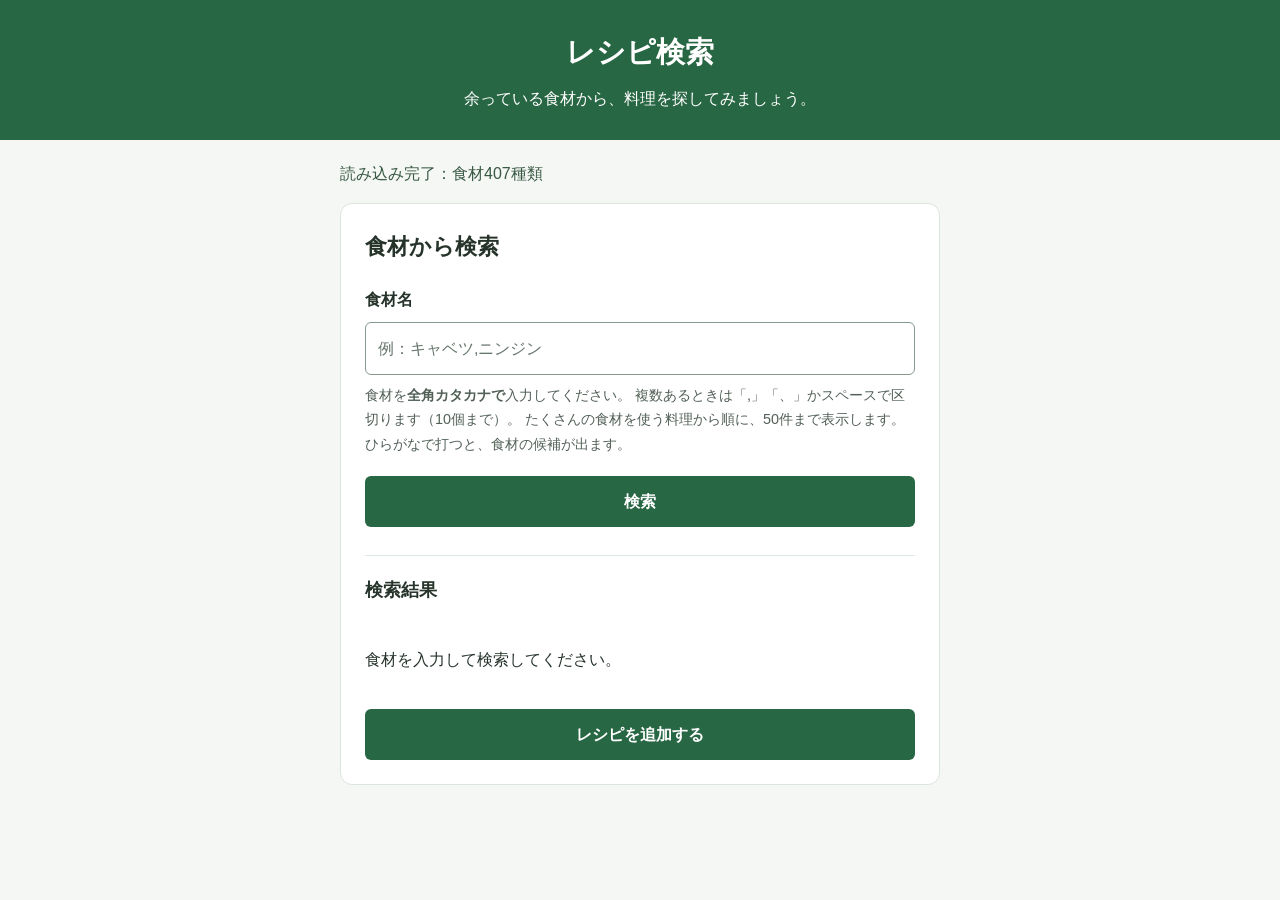
<file: index.html>
<!DOCTYPE html>
<html lang="ja">
<head>
    <meta charset="UTF-8">
    <meta name="viewport" content="width=device-width, initial-scale=1.0">

    <title>レシピ検索</title>

    <link rel="stylesheet" href="./css/style.css">
    <script type="module" src="./js/main.js"></script>
</head>

<body>
    <header>
        <h1>レシピ検索</h1>
        <p>余っている食材から、料理を探してみましょう。</p>
    </header>

    <main>
        <!-- 読み込み状況や処理結果 -->
        <p id="status-message" role="status" aria-live="polite">
            レシピデータを読み込んでいます。
        </p>

        <!-- エラーメッセージ -->
        <p id="error-message" role="alert" hidden></p>

        <!-- 検索画面 -->
        <section id="search-screen" aria-labelledby="search-heading">
            <h2 id="search-heading">食材から検索</h2>

            <form id="search-form">
                <div class="form-group">
                    <label for="search-ingredient">食材名</label>

                    <!-- 候補を検索欄のすぐ下に重ねるための入れ物 -->
                    <div class="combobox">
                        <input
                            type="text"
                            id="search-ingredient"
                            name="ingredient"
                            placeholder="例：キャベツ,ニンジン"
                            role="combobox"
                            aria-autocomplete="list"
                            aria-expanded="false"
                            aria-controls="search-suggestions"
                            aria-describedby="search-help"
                            autocomplete="off"
                            required
                            disabled
                        >

                        <!-- 入力候補：JavaScriptで li 要素を追加する -->
                        <ul
                            id="search-suggestions"
                            role="listbox"
                            aria-label="食材の候補"
                            hidden
                        ></ul>
                    </div>

                    <!-- 候補の件数を読み上げるための領域（画面には出さない） -->
                    <p
                        id="suggestions-status"
                        class="visually-hidden"
                        role="status"
                        aria-live="polite"
                    ></p>

                    <p id="search-help">
                        食材を<strong>全角カタカナで</strong>入力してください。
                        複数あるときは「,」「、」かスペースで区切ります（10個まで）。
                        たくさんの食材を使う料理から順に、50件まで表示します。
                        ひらがなで打つと、食材の候補が出ます。
                    </p>
                </div>

                <button type="submit" id="search-button" disabled>
                    検索
                </button>
            </form>

            <section
                id="search-results"
                aria-labelledby="results-heading"
                aria-live="polite"
            >
                <h3 id="results-heading">検索結果</h3>

                <p id="result-message">
                    食材を入力して検索してください。
                </p>

                <!-- JavaScriptで料理名のli要素を追加する -->
                <ul id="recipe-list"></ul>
            </section>

            <button type="button" id="open-add-button" disabled>
                レシピを追加する
            </button>
        </section>

        <!-- 追加画面：最初は非表示 -->
        <section
            id="add-screen"
            aria-labelledby="add-heading"
            hidden
        >
            <h2 id="add-heading">レシピ追加</h2>

            <form id="add-form">
                <div class="form-group">
                    <label for="recipe-name">料理名</label>

                    <input
                        type="text"
                        id="recipe-name"
                        name="recipeName"
                        placeholder="例：肉じゃが"
                        aria-describedby="recipe-name-help"
                        required
                    >

                    <p id="recipe-name-help">
                        料理名には半角カンマを入れないでください。
                    </p>
                </div>

                <div class="form-group">
                    <label for="ingredient-names">材料名</label>

                    <input
                        type="text"
                        id="ingredient-names"
                        name="ingredientNames"
                        placeholder="例：ジャガイモ,タマネギ,ニンジン"
                        aria-describedby="ingredients-help"
                        autocomplete="off"
                        required
                    >

                    <p id="ingredients-help">
                        材料は全角カタカナで入力し、
                        複数ある場合は半角カンマ「,」で区切ってください。
                    </p>
                </div>

                <p>
                    追加したデータは、この端末のブラウザーに保存します。
                    他の端末とは自動共有されません。
                </p>

                <div class="button-group">
                    <button type="submit" id="confirm-add-button">
                        確定
                    </button>

                    <button type="button" id="back-button">
                        戻る
                    </button>
                </div>
            </form>
        </section>

        <noscript>
            <p>
                このアプリを使うには、
                ブラウザーのJavaScriptを有効にしてください。
            </p>
        </noscript>
    </main>
</body>
</html>
</file>
<file: css/style.css>
@charset "UTF-8";/* すべての部品で、余白や枠線を幅に含める */
* {
    box-sizing: border-box;
}

/* HTMLでhiddenが付いている要素は非表示 */
[hidden] {
    display: none !important;
}

/* ページ全体 */
body {
    margin: 0;
    background-color: #f4f7f4;
    color: #25332a;
    font-family:
        "Noto Sans JP",
        "Yu Gothic",
        "Meiryo",
        sans-serif;
    line-height: 1.7;
}

/* ページ上部 */
header {
    padding: 28px 20px;
    background-color: #286744;
    color: white;
    text-align: center;
}

header h1 {
    margin: 0 0 8px;
    font-size: 1.8rem;
}

header p {
    margin: 0;
}

/* コンテンツの幅 */
main {
    width: 100%;
    max-width: 640px;
    margin: 0 auto;
    padding: 20px;
}

/* 検索画面と追加画面 */
#search-screen,
#add-screen {
    padding: 24px;
    background-color: white;
    border: 1px solid #dce5de;
    border-radius: 12px;
}

h2 {
    margin: 0 0 20px;
    font-size: 1.4rem;
}

h3 {
    margin: 0 0 12px;
    font-size: 1.1rem;
}

/* 入力欄のまとまり */
.form-group {
    margin-bottom: 20px;
}

label {
    display: block;
    margin-bottom: 8px;
    font-weight: bold;
}

/* 入力欄 */
input[type="text"] {
    display: block;
    width: 100%;
    min-height: 48px;
    padding: 12px;
    border: 1px solid #87998c;
    border-radius: 6px;
    background-color: white;
    color: #25332a;
    font: inherit;

    /* スマホでも読みやすい文字サイズ */
    font-size: 16px;
}

input::placeholder {
    color: #66756b;
}

#search-help,
#recipe-name-help,
#ingredients-help {
    margin: 8px 0 0;
    color: #526057;
    font-size: 0.9rem;
}

/* ボタン共通 */
button {
    min-height: 48px;
    padding: 12px 20px;
    border: none;
    border-radius: 6px;
    background-color: #286744;
    color: white;
    font: inherit;
    font-weight: bold;
    cursor: pointer;
}

button:hover:not(:disabled) {
    background-color: #1d5033;
}

/* キーボード操作時の選択位置 */
input:focus-visible,
button:focus-visible {
    outline: 3px solid #1565c0;
    outline-offset: 3px;
}

/* 読み込み中など、操作できない状態 */
button:disabled {
    background-color: #e1e6e2;
    color: #59665d;
    cursor: not-allowed;
}

input:disabled {
    background-color: #edf0ed;
    color: #59665d;
    cursor: not-allowed;
}

/* 入力候補：検索欄のすぐ下に重ねて出す */
.combobox {
    position: relative;
}

#search-suggestions {
    position: absolute;
    top: calc(100% + 4px);
    left: 0;
    right: 0;
    z-index: 10;
    margin: 0;
    padding: 4px;
    border: 1px solid #87998c;
    border-radius: 6px;
    background-color: white;
    box-shadow: 0 6px 16px rgba(37, 51, 42, 0.18);
    list-style: none;
}

#search-suggestions [role="option"] {
    display: flex;
    align-items: center;
    justify-content: space-between;
    gap: 12px;
    min-height: 48px;
    padding: 8px 12px;
    border: 2px solid transparent;
    border-radius: 4px;
    cursor: pointer;
    overflow-wrap: anywhere;
}

#search-suggestions [role="option"]:hover {
    background-color: #edf3ee;
}

/* ↑↓で選んでいる候補：色だけでなく枠線でも分かるようにする */
#search-suggestions [role="option"][aria-selected="true"] {
    border-color: #1565c0;
    background-color: #e3eefb;
}

#search-suggestions .suggestion-name {
    font-weight: bold;
}

#search-suggestions .suggestion-count {
    flex-shrink: 0;
    color: #526057;
    font-size: 0.85rem;
}

/* パソコン（マウス操作）では候補を検索欄の上に出す
   IMEの予測変換の窓が入力位置のすぐ下に出て、候補を隠してしまうため */
@media (hover: hover) and (pointer: fine) {
    #search-suggestions.is-above {
        top: auto;
        bottom: calc(100% + 4px);
    }

    #search-suggestions [role="option"] {
        min-height: 40px;
        padding: 4px 12px;
    }
}

/* 画面には出さず、読み上げソフトにだけ伝える */
.visually-hidden {
    position: absolute;
    width: 1px;
    height: 1px;
    margin: -1px;
    padding: 0;
    overflow: hidden;
    clip: rect(0, 0, 0, 0);
    white-space: nowrap;
    border: 0;
}

/* 検索ボタン */
#search-button {
    width: 100%;
}

/* 検索結果 */
#search-results {
    margin-top: 28px;
    padding-top: 20px;
    border-top: 1px solid #dce5de;
}

#result-message {
    margin: 0 0 12px;
    overflow-wrap: anywhere;
    white-space: pre-line;
}

#recipe-list {
    display: grid;
    gap: 10px;
    margin: 0;
    padding: 0;
    list-style: none;
}

#recipe-list li {
    padding: 12px 16px;
    border-left: 4px solid #398054;
    border-radius: 6px;
    background-color: #f0f6f1;
    overflow-wrap: anywhere;
}

/* 料理名の下に出す「使う食材」 */
#recipe-list .matched-ingredients {
    margin: 4px 0 0;
    color: #526057;
    font-size: 0.85rem;
}

/* 追加画面を開くボタン */
#open-add-button {
    width: 100%;
    margin-top: 24px;
}

/* 確定・戻るボタン */
.button-group {
    display: flex;
    gap: 12px;
    margin-top: 24px;
}

.button-group button {
    flex: 1;
}

#back-button {
    border: 1px solid #87998c;
    background-color: white;
    color: #25332a;
}

#back-button:hover {
    background-color: #edf3ee;
}

/* 状況・エラーメッセージ */
#status-message {
    margin: 0 0 16px;
    color: #395943;
    overflow-wrap: anywhere;
    white-space: pre-line;
}

#error-message {
    margin: 0 0 16px;
    padding: 12px;
    border: 1px solid #ba3333;
    border-radius: 6px;
    background-color: #fff0f0;
    color: #8a2020;
    overflow-wrap: anywhere;
    white-space: pre-line;
}

/* 画面幅が狭いスマホ向け */
@media (max-width: 480px) {
    header {
        padding: 22px 16px;
    }

    header h1 {
        font-size: 1.5rem;
    }

    main {
        padding: 16px 12px;
    }

    #search-screen,
    #add-screen {
        padding: 20px 16px;
    }

    .button-group {
        flex-direction: column;
    }

    .button-group button {
        width: 100%;
    }
}
</file>
